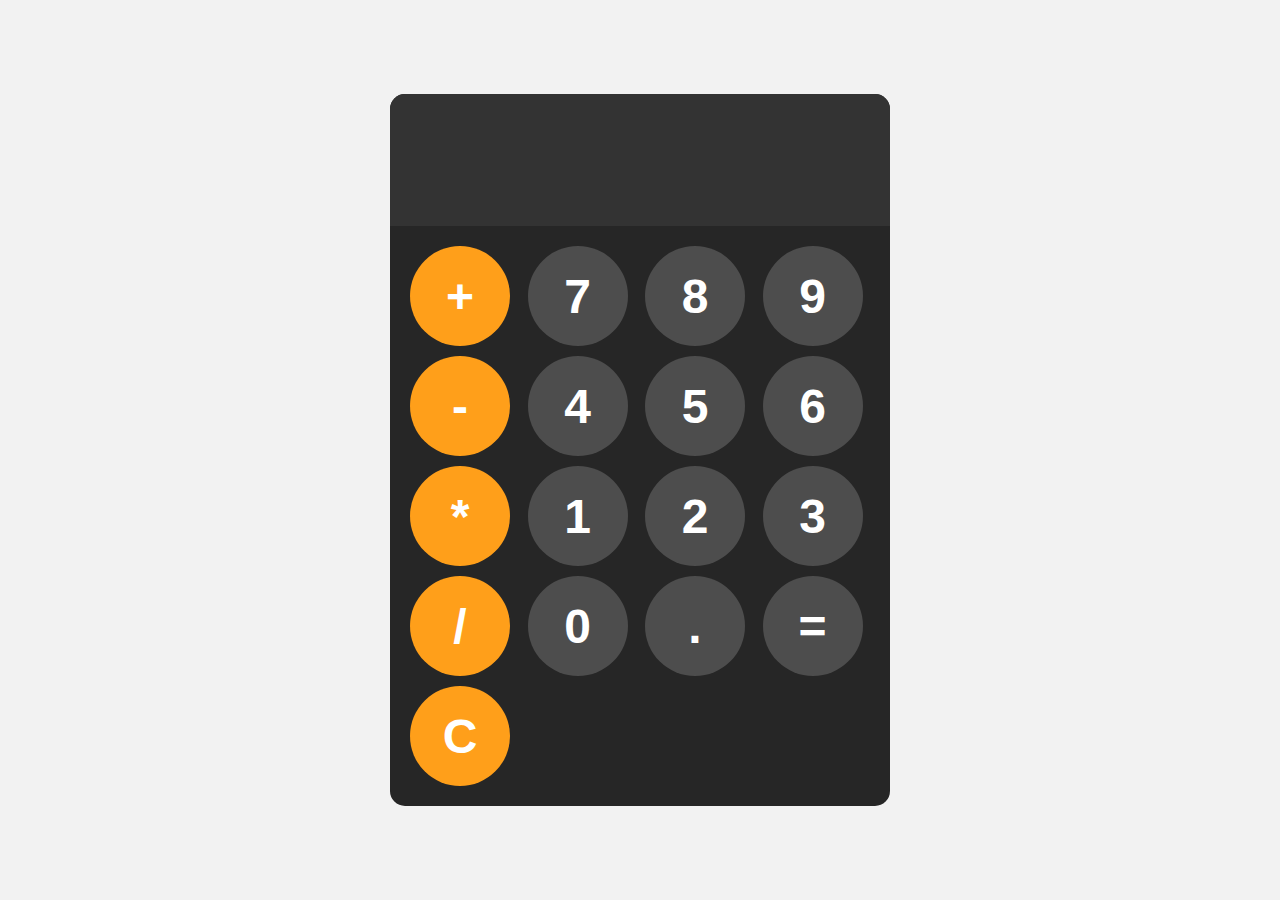
<file: Calculator/index.html>
<!DOCTYPE html>
<html lang="en">
<head>
    <meta charset="UTF-8">
    <meta name="viewport" content="width=device-width, initial-scale=1.0">
    <title>Calculator</title>
    <link rel="stylesheet" href="styles.css">
</head>
<body>
    
    <div id = "calculator">
        <input id = "display" readonly>
        <div id = "keys">
            <button onclick="appendToDisplay('+')" class="operator-btn">+</button>
            <button onclick="appendToDisplay('7')">7</button>
            <button onclick="appendToDisplay('8')">8</button>
            <button onclick="appendToDisplay('9')">9</button>
            <button onclick="appendToDisplay('-')" class="operator-btn">-</button>
            <button onclick="appendToDisplay('4')">4</button>
            <button onclick="appendToDisplay('5')">5</button>
            <button onclick="appendToDisplay('6')">6</button>
            <button onclick="appendToDisplay('*')" class="operator-btn">*</button>
            <button onclick="appendToDisplay('1')">1</button>
            <button onclick="appendToDisplay('2')">2</button>
            <button onclick="appendToDisplay('3')">3</button>
            <button onclick="appendToDisplay('/')" class="operator-btn">/</button>
            <button onclick="appendToDisplay('0')">0</button>
            <button onclick="appendToDisplay('.')">.</button>
            <button onclick="calculate()">=</button>
            <button onclick="clearDisplay()" class="operator-btn">C</button>
        </div>
    </div>



    <script src="index.js"></script>
</body>
</html>
</file>
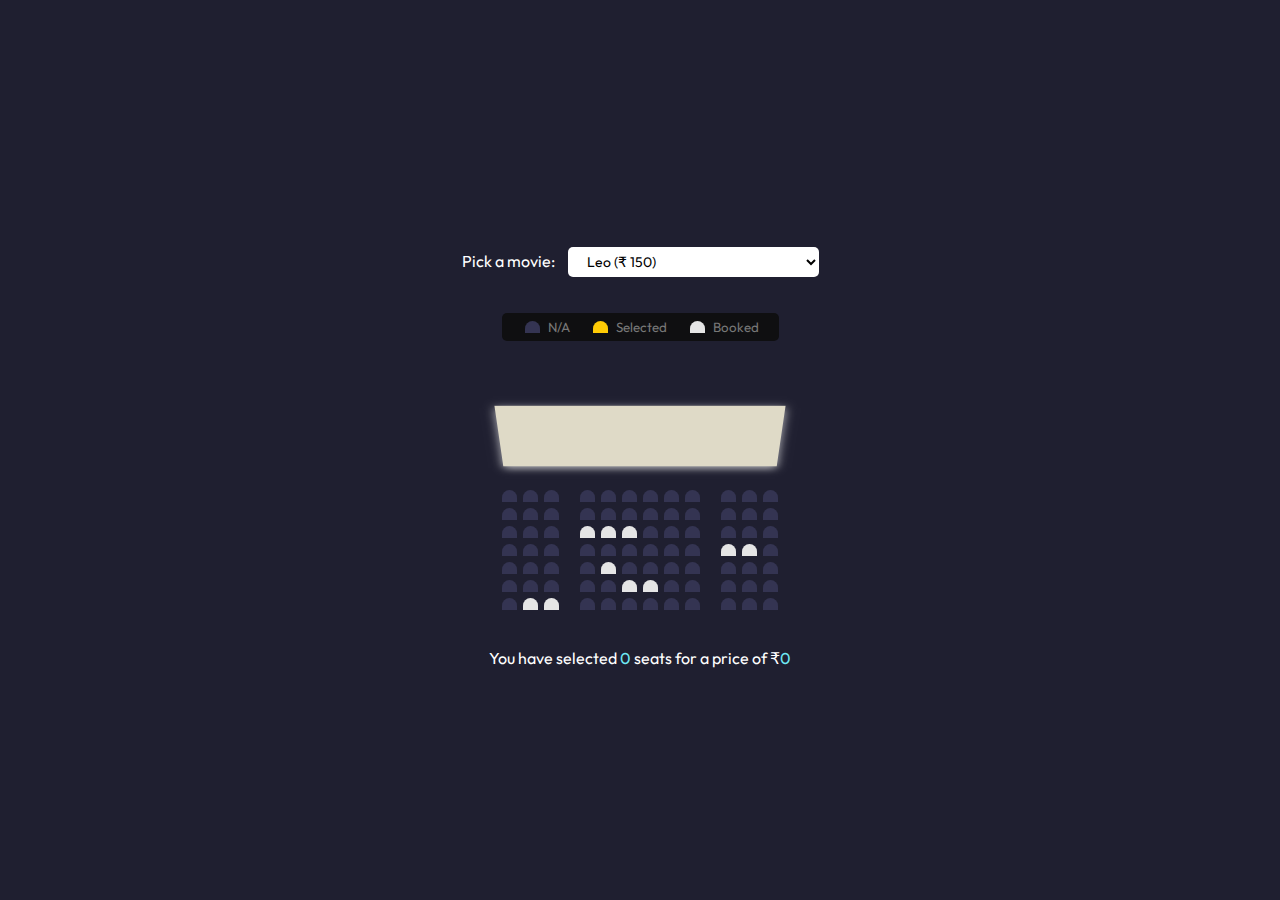
<file: MovieTicketBooking/index.html>
<!DOCTYPE html>
<html lang="en">
<head>
    <meta charset="UTF-8">
    <meta name="viewport" content="width=device-width, initial-scale=1.0">
    <title>Friday Cinemas</title>
    <link rel="stylesheet" href="style.css">
</head>
<body>
    <div class="movie-container">
        <label for="movie">Pick a movie: </label>
        <select name="movie" id="movie">
            <option value="150">Leo (&#8377 150)</option>
            <option value="170">Inception (&#8377 170)</option>
            <option value="180">City of God (&#8377 180)</option>
            <option value="200">Shawshank Redemption (&#8377 200)</option>   
        </select>
    </div>


    <ul class="showcase">
        <li>
            <div class="seat"></div>
            <small>N/A</small>
        </li>
        <li>
            <div class="seat selected"></div>
            <small>Selected</small>
        </li>
        <li>
            <div class="seat occupied"></div>
            <small>Booked</small>
        </li>
    </ul>

    <div class="container">
        <div class="screen"></div>
        <div class="row">
            <div class="seat"></div>
            <div class="seat"></div>
            <div class="seat"></div>
            <div class="seat"></div>
            <div class="seat"></div>
            <div class="seat"></div>
            <div class="seat"></div>
            <div class="seat"></div>
            <div class="seat"></div>
            <div class="seat"></div>
            <div class="seat"></div>
            <div class="seat"></div>
        </div>
        <div class="row">
            <div class="seat"></div>
            <div class="seat"></div>
            <div class="seat"></div>
            <div class="seat"></div>
            <div class="seat"></div>
            <div class="seat"></div>
            <div class="seat"></div>
            <div class="seat"></div>
            <div class="seat"></div>
            <div class="seat"></div>
            <div class="seat"></div>
            <div class="seat"></div>
        </div>
        <div class="row">
            <div class="seat"></div>
            <div class="seat"></div>
            <div class="seat"></div>
            <div class="seat occupied"></div>
            <div class="seat occupied"></div>
            <div class="seat occupied"></div>
            <div class="seat"></div>
            <div class="seat"></div>
            <div class="seat"></div>
            <div class="seat"></div>
            <div class="seat"></div>
            <div class="seat"></div>
        </div>
        <div class="row">
            <div class="seat"></div>
            <div class="seat"></div>
            <div class="seat"></div>
            <div class="seat"></div>
            <div class="seat"></div>
            <div class="seat"></div>
            <div class="seat"></div>
            <div class="seat"></div>
            <div class="seat"></div>
            <div class="seat occupied"></div>
            <div class="seat occupied"></div>
            <div class="seat"></div>
        </div>
        <div class="row">
            <div class="seat"></div>
            <div class="seat"></div>
            <div class="seat"></div>
            <div class="seat"></div>
            <div class="seat occupied"></div>
            <div class="seat"></div>
            <div class="seat"></div>
            <div class="seat"></div>
            <div class="seat"></div>
            <div class="seat"></div>
            <div class="seat"></div>
            <div class="seat"></div>
        </div>
        <div class="row">
            <div class="seat"></div>
            <div class="seat"></div>
            <div class="seat"></div>
            <div class="seat"></div>
            <div class="seat"></div>
            <div class="seat occupied"></div>
            <div class="seat occupied"></div>
            <div class="seat"></div>
            <div class="seat"></div>
            <div class="seat"></div>
            <div class="seat"></div>
            <div class="seat"></div>
        </div>
        <div class="row">
            <div class="seat"></div>
            <div class="seat occupied"></div>
            <div class="seat occupied"></div>
            <div class="seat"></div>
            <div class="seat"></div>
            <div class="seat"></div>
            <div class="seat"></div>
            <div class="seat"></div>
            <div class="seat"></div>
            <div class="seat"></div>
            <div class="seat"></div>
            <div class="seat"></div>
        </div>
    </div>

    <p class="text">
        You have selected <span id= "count">0</span> seats for a price of &#8377<span id= "total">0</span>
    </p>
    
      
    <script src="script.js"></script>
</body>
</html>
</file>
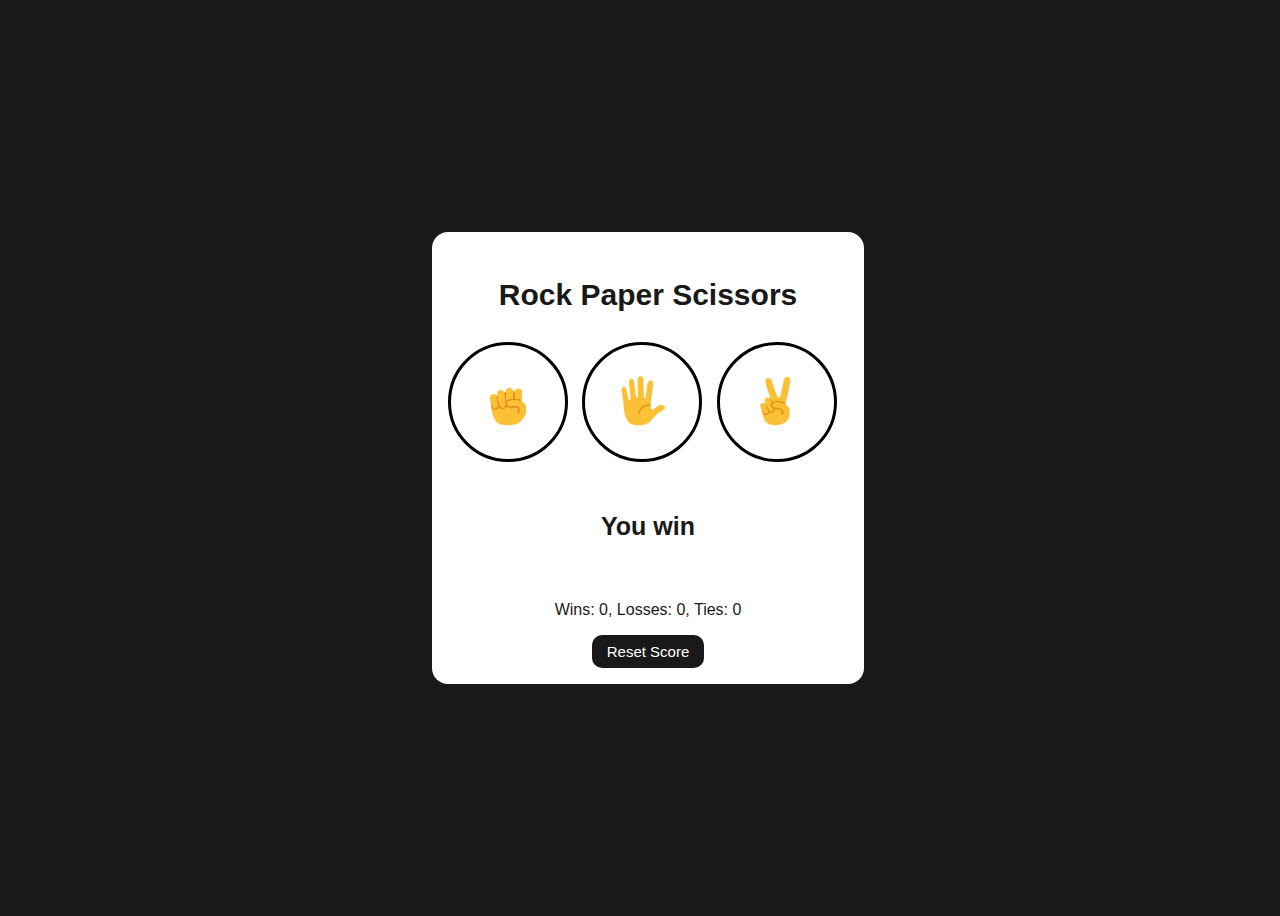
<file: RockPaperScissors/index.html>
<!DOCTYPE html>
<html lang="en">
<head>
    <meta charset="UTF-8">
    <meta name="viewport" content="width=device-width, initial-scale=1.0">
    <title>Rock Paper Scissors</title>
    <link rel="stylesheet" href="styles.css">
</head>
<body>
    <div class="item-container">
        <p class="title">Rock Paper Scissors</p>

        <button onclick="
            playGame('rock');
        " class="move-button">
            <img src="/RockPaperScissors/Images/rock-emoji.png" class="move-icon">
        </button>


        <button onclick="
            playGame('paper');
        " class="move-button">
            <img src="/RockPaperScissors/Images/paper-emoji.png" class="move-icon">
        </button>


        <button onclick="
            playGame('scissors');
        " class="move-button">
            <img src="/RockPaperScissors/Images/scissors-emoji.png" class="move-icon">
        </button>

        <p class="js-result result">You win</p>
        <p class="js-moves"></p>
        <p class="js-score score"></p>

        <div class="reset-container">
            <button onclick="
                score.wins = 0;
                score.losses = 0;
                score.ties = 0;
                localStorage.removeItem('score');
                updateScoreElement();
            " class="reset-score-button">Reset Score</button>
        </div>
        
        <script src="index.js"></script>
        
    </div>
    
</body>
</html>
</file>
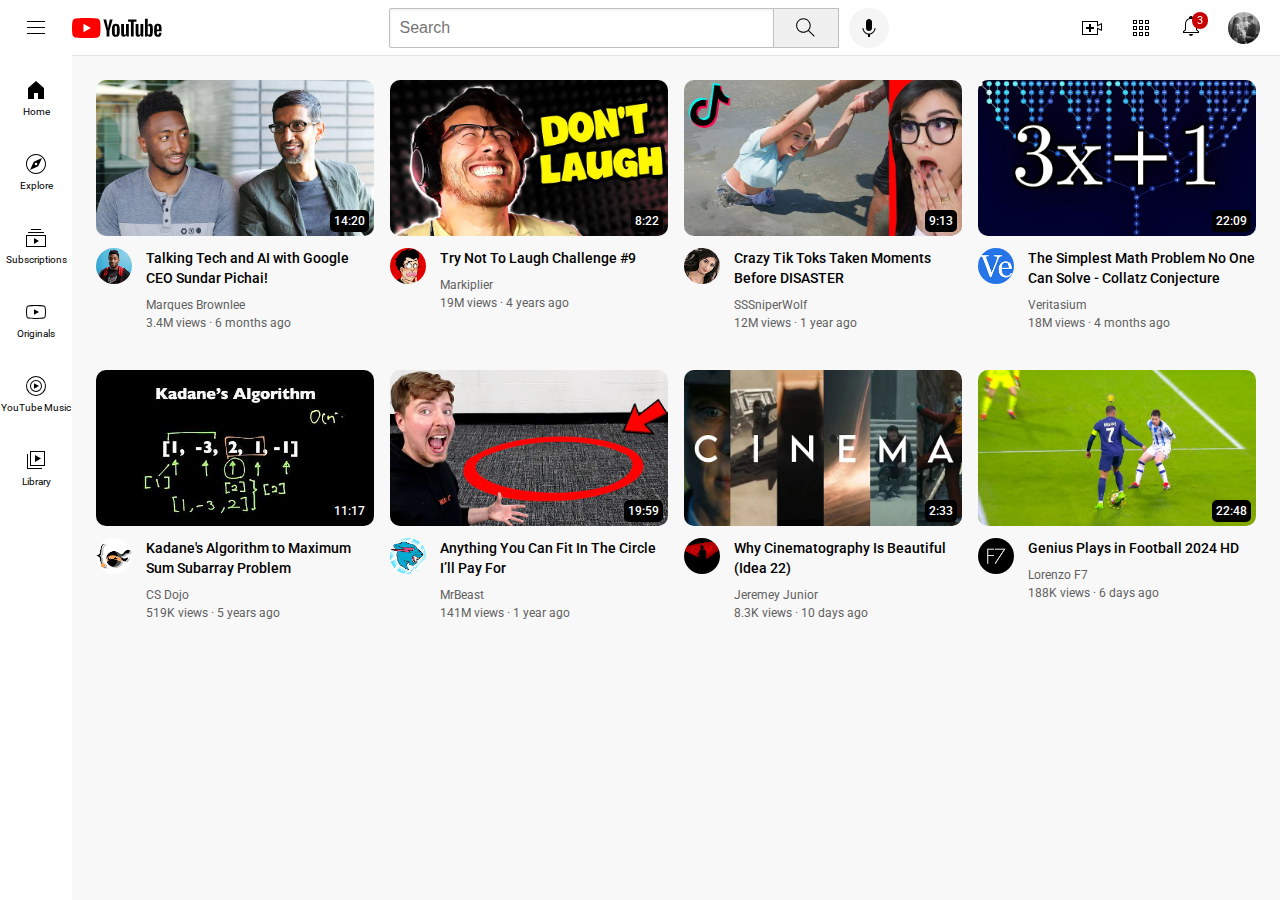
<file: Youtube clone/youtube.html>
<!DOCTYPE html>
<html>
  <head>
    <title>YouTube.com Clone</title>

    <link rel="preconnect" href="https://fonts.googleapis.com">
    <link rel="preconnect" href="https://fonts.gstatic.com" crossorigin>
    <link href="https://fonts.googleapis.com/css2?family=Roboto:wght@400;500;700&display=swap" rel="stylesheet">

    <link rel="stylesheet" href="styles/general.css">
    <link rel="stylesheet" href="styles/header.css">
    <link rel="stylesheet" href="styles/video.css">
    <link rel="stylesheet" href="styles/sidebar.css">
  </head>
  <body>
    <header class="header">
      <div class="left-section">
        <img class="hamburger-menu" src="icons/hamburger-menu.svg">
        <img class="youtube-logo" src="icons/youtube-logo.svg">
      </div>
      <div class="middle-section">
        <input class="search-bar" type="text" placeholder="Search">
        <button class="search-button">
          <img class="search-icon" src="icons/search.svg">
          <div class="tooltip">Search</div>
        </button>
        <!-- Put position absolute inside position relative -->
        <button class="voice-search-button">
          <img class="voice-search-icon" src="icons/voice-search-icon.svg">
          <div class="tooltip">Search with your voice</div>
        </button>
      </div>
      <div class="right-section">
        <div class="upload-icon-container">
          <img class="upload-icon" src="icons/upload.svg">
          <div class="tooltip">Create</div>
        </div>
        <img class="youtube-apps-icon" src="icons/youtube-apps.svg">
        <div class="notifications-icon-container">
          <img class="notifications-icon" src="icons/notifications.svg">
          <div class="notifications-count">3</div>
        </div>
        <img class="current-user-picture" src="channel-pictures/my-channel.jpeg">
      </div>
    </header>

    <nav class="sidebar">
      <div class="sidebar-link">
        <img src="icons/home.svg">
        <div>Home</div>
      </div>
      <div class="sidebar-link">
        <img src="icons/explore.svg">
        <div>Explore</div>
      </div>
      <div class="sidebar-link">
        <img src="icons/subscriptions.svg">
        <div>Subscriptions</div>
      </div>
      <div class="sidebar-link">
        <img src="icons/originals.svg">
        <div>Originals</div>
      </div>
      <div class="sidebar-link">
        <img src="icons/youtube-music.svg">
        <div>YouTube Music</div>
      </div>
      <div class="sidebar-link">
        <img src="icons/library.svg">
        <div>Library</div>
      </div>
    </nav>

    <main>
      <section class="video-grid">

        <div class="video-preview">
          <div class="thumbnail-row">
            <img class="thumbnail" src="thumbnails/thumbnail-1.webp">
            <div class="video-time">14:20</div>
          </div>
          <div class="video-info-grid">
            <div class="channel-picture">
              <img class="profile-picture" src="channel-pictures/channel-1.jpeg">
            </div>
            <div class="video-info">
              <p class="video-title">
                Talking Tech and AI with Google CEO Sundar Pichai!
              </p>
              <p class="video-author">
                Marques Brownlee
              </p>
              <p class="video-stats">
                3.4M views &#183; 6 months ago
              </p>
            </div>
          </div>
        </div>

        <div class="video-preview">
          <div class="thumbnail-row">
            <img class="thumbnail" src="thumbnails/thumbnail-2.webp">
            <div class="video-time">8:22</div>
          </div>
          <div class="video-info-grid">
            <div class="channel-picture">
              <img class="profile-picture" src="channel-pictures/channel-2.jpeg">
            </div>
            <div class="video-info">
              <p class="video-title">
                Try Not To Laugh Challenge #9
              </p>
              <p class="video-author">
                Markiplier
              </p>
              <p class="video-stats">
                19M views &#183; 4 years ago
              </p>
            </div>
          </div>
        </div>

        <div class="video-preview">
          <div class="thumbnail-row">
            <img class="thumbnail" src="thumbnails/thumbnail-3.webp">
            <div class="video-time">9:13</div>
          </div>
          <div class="video-info-grid">
            <div class="channel-picture">
              <img class="profile-picture" src="channel-pictures/channel-3.jpeg">
            </div>
            <div class="video-info">
              <p class="video-title">
                Crazy Tik Toks Taken Moments Before DISASTER
              </p>
              <p class="video-author">
                SSSniperWolf
              </p>
              <p class="video-stats">
                12M views &#183; 1 year ago
              </p>
            </div>
          </div>
        </div>

        <div class="video-preview">
          <div class="thumbnail-row">
            <img class="thumbnail" src="thumbnails/thumbnail-4.webp">
            <div class="video-time">22:09</div>
          </div>
          <div class="video-info-grid">
            <div class="channel-picture">
              <img class="profile-picture" src="channel-pictures/channel-4.jpeg">
            </div>
            <div class="video-info">
              <p class="video-title">
                The Simplest Math Problem No One Can Solve - Collatz Conjecture
              </p>
              <p class="video-author">
                Veritasium
              </p>
              <p class="video-stats">
                18M views &#183; 4 months ago
              </p>
            </div>
          </div>
        </div>

        <div class="video-preview">
          <div class="thumbnail-row">
            <img class="thumbnail" src="thumbnails/thumbnail-5.webp">
            <div class="video-time">11:17</div>
          </div>
          <div class="video-info-grid">
            <div class="channel-picture">
              <img class="profile-picture" src="channel-pictures/channel-5.jpeg">
            </div>
            <div class="video-info">
              <p class="video-title">
                Kadane's Algorithm to Maximum Sum Subarray Problem
              </p>
              <p class="video-author">
                CS Dojo
              </p>
              <p class="video-stats">
                519K views &#183; 5 years ago
              </p>
            </div>
          </div>
        </div>

        <div class="video-preview">
          <div class="thumbnail-row">
            <img class="thumbnail" src="thumbnails/thumbnail-6.webp">
            <div class="video-time">19:59</div>
          </div>
          <div class="video-info-grid">
            <div class="channel-picture">
              <img class="profile-picture" src="channel-pictures/channel-6.jpeg">
            </div>
            <div class="video-info">
              <p class="video-title">
                Anything You Can Fit In The Circle I’ll Pay For
              </p>
              <p class="video-author">
                MrBeast
              </p>
              <p class="video-stats">
                141M views &#183; 1 year ago
              </p>
            </div>
          </div>
        </div>

        <div class="video-preview">
          <div class="thumbnail-row">
            <img class="thumbnail" src="thumbnails/thumbnail-7.webp">
            <div class="video-time">2:33</div>
          </div>
          <div class="video-info-grid">
            <div class="channel-picture">
              <img class="profile-picture" src="channel-pictures/channel-7.jpg">
            </div>
            <div class="video-info">
              <p class="video-title">
                Why Cinematography Is Beautiful (Idea 22)
              </p>
              <p class="video-author">
                Jeremey Junior
              </p>
              <p class="video-stats">
                8.3K views &#183; 10 days ago
              </p>
            </div>
          </div>
        </div>

        <div class="video-preview">
          <div class="thumbnail-row">
            <img class="thumbnail" src="thumbnails/thumbnail-8.webp">
            <div class="video-time">22:48</div>
          </div>
          <div class="video-info-grid">
            <div class="channel-picture">
              <img class="profile-picture" src="channel-pictures/channel-8.jpg">
            </div>
            <div class="video-info">
              <p class="video-title">
                Genius Plays in Football 2024 HD
              </p>
              <p class="video-author">
                Lorenzo F7
              </p>
              <p class="video-stats">
                188K views &#183; 6 days ago
              </p>
            </div>
          </div>
        </div>


      </section>
    </main>
  </body>
</html>
</file>
<file: Calculator/styles.css>
body {
    margin: 0;
    display: flex;
    justify-content: center;
    align-items: center;
    height: 100vh;
    background-color: hsl(0, 0%, 95%);
}


#calculator {
    font-family: Arial, Helvetica, sans-serif;
    background-color: hsl(0, 0%, 15%);
    border-radius: 15px;
    max-width: 500px;
    overflow: hidden;
}

#display {
    width: 100%;
    padding: 20px;
    font-size: 5rem;
    text-align: left;
    border: none;
    background-color: hsl(0, 0%, 20%);
    color: white;
}



#keys {
    display: grid;
    grid-template-columns: repeat(4, 1fr);
    gap: 10px;
    padding: 20px;
}



button {
    width: 100px;
    height: 100px;
    border-radius: 50px;
    border: none;
    background-color: hsl(0, 0%, 30%);
    color: white;
    font-size: 3rem;
    font-weight: bold;
    cursor: pointer;
}

button:hover{
    background-color: hsl(0, 0%, 40%);
}
button:active{
    background-color: hsl(0, 0%, 50%);
}
.operator-btn {
    background-color: hsl(35, 100%, 55%);
}
.operator-btn:hover {
    background-color: hsl(35, 100%, 65%);
}
.operator-btn:active {
    background-color: hsl(35, 100%, 75%);
}
</file>
<file: MovieTicketBooking/style.css>
@import url('https://fonts.googleapis.com/css2?family=Bungee+Inline&family=Bungee+Shade&family=Josefin+Sans:ital,wght@0,400;0,700;1,300&family=Manrope:wght@200;300;400;500;600;700;800&family=Outfit:wght@100..900&display=swap');

* {
    box-sizing: border-box;
}

body {
    background-color:rgb(31, 31, 48);
    font-family: Outfit;
    color: white;
    display: flex;
    flex-direction: column;
    align-items: center;
    justify-content: center;
    height: 100vh;
    margin: 0;
}


.movie-container {
    margin: 20px 0;
}


.movie-container select {
    background-color: #ffffff;
    border: 0;
    border-radius: 5px;
    font-size: 14px;
    font-family: Outfit;
    margin-left: 10px;
    padding: 5px 15px;
}


.showcase {
    display: flex;
    justify-content: space-between;
    list-style-type: none;
    background-color: rgb(15, 15, 17);
    border-radius: 5px;
    padding: 5px 10px;
    color: #777;
}

.showcase li {
    display: flex;
    align-items: center;
    justify-content: center;
    margin: 0 10px;
    
}

.showcase li small {
    margin-left: 5px;
}


.screen {
    background-color: #dfdac7;
    height: 80px;
    width: 100%;
    margin: 10px 0;
    transform: rotateX(-45deg);
    box-shadow: 0 3px 10px rgba(255, 255, 255, 0.7);
}

.row {
    display: flex;
    
} 

.seat {
    background-color: #343452;
    height: 12px;
    width: 15px;
    margin: 3px;
    border-top-left-radius: 10px;
    border-top-right-radius: 10px;
}

.seat.occupied {
    background-color: #e5e5e5;
}

.seat.selected {
    background-color: #ffcb05;
}
  
.seat:nth-of-type(3) {
    margin-right: 18px;
}
  
.seat:nth-last-of-type(3) {
    margin-left: 18px;
}
  
.seat:not(.occupied):hover {
    cursor: pointer;
    transform: scale(1.2);
}

.showcase .seat:not(.occupied):hover {
    cursor: default;
    transform: scale(1);
}

.container {
    perspective: 900px;
    margin-top: 30px;
    margin-bottom: 30px;
}

p.text {
    margin: 5px 0;
}
  
p.text span {
    color: #6feaf6;
}
</file>
<file: RockPaperScissors/styles.css>
body {
    background-color: rgb(25, 25, 25);
    color: rgb(25, 25, 25);
    font-family: Arial;
    display: flex;
    justify-content: center;
    align-items: center;
    width: 100%;
    height: 100vh;
}

.item-container {
    background-color: #ffffff;
    width: 25rem;
    margin: 1rem;
    padding: 1rem;
    border-radius: 1rem;
}

.title {
    font-size: 30px;
    font-weight: bold;
    display: flex;
    justify-content: center;
}

.move-icon {
    height: 50px;
}

.move-button {
    background-color: transparent;
    border: 3px solid rgb(0, 0, 0);
    width: 120px;
    height: 120px;
    border-radius: 60px;
    margin-right: 10px;
    cursor: pointer;
    
}

.result {
    font-size: 25px;
    font-weight: bold;
    margin-top: 50px;
    display: flex;
    justify-content: center;
}

.score {
    margin-top: 60px;
    display: flex;
    justify-content: center;
}

.reset-score-button {
    background-color: rgb(25, 25, 25);
    border: none;
    color: white;
    font-size: 15px;
    padding: 8px 15px;
    border-radius: 10px;
    cursor: pointer;
}

.reset-container {
    display: flex;
    justify-content: center;
}
</file>
<file: Youtube clone/styles/general.css>
p {
  margin-top: 0;
  margin-bottom: 0;
}

body {
  /* This style below will be inherited */
  font-family: Roboto, Arial;
  margin: 0;
  padding-top: 80px;
  padding-left: 96px;
  padding-right: 24px;
  background-color: rgb(248, 248, 248);
}
</file>
<file: Youtube clone/styles/header.css>
.header {
  height: 55px;

  display: flex;
  flex-direction: row;
  justify-content: space-between;

  position: fixed;
  top: 0;
  left: 0;
  right: 0;
  z-index: 100;

  background-color: white;
  border-bottom-width: 1px;
  border-bottom-style: solid;
  border-bottom-color: rgb(228, 228, 228);
}

.left-section {
  display: flex;
  align-items: center;
}

.hamburger-menu {
  height: 24px;
  margin-left: 24px;
  margin-right: 24px;
}

.youtube-logo {
  height: 20px;
}

.middle-section {
  flex: 1;
  margin-left: 70px;
  margin-right: 35px;
  max-width: 500px;
  display: flex;
  align-items: center;
}

.search-bar {
  flex: 1;
  height: 36px;
  padding-left: 10px;
  font-size: 16px;
  border: 1px solid rgb(192, 192, 192);
  border-radius: 2px;
  box-shadow: inset 1px 2px 3px rgba(0, 0, 0, 0.05);
  width: 0;
}

.search-bar::placeholder {
  font-size: 16px;
}

.search-button {
  height: 40px;
  width: 66px;
  background-color: rgb(240, 240, 240);
  border-width: 1px;
  border-style: solid;
  border-color: rgb(192, 192, 192);
  margin-left: -1px;
  margin-right: 10px;
}

.search-button,
.voice-search-button,
.upload-icon-container {
  display: flex;
  justify-content: center;
  align-items: center;
  position: relative;
}

.search-button .tooltip,
.voice-search-button .tooltip,
.upload-icon-container .tooltip {
  position: absolute;
  background-color: gray;
  color: white;
  padding-top: 4px;
  padding-bottom: 4px;
  padding-left: 8px;
  padding-right: 8px;
  border-radius: 2px;
  font-size: 12px;
  bottom: -30px;
  opacity: 0;
  transition: opacity 0.15s;
  pointer-events: none;
  white-space: nowrap;
}

.search-button:hover .tooltip,
.voice-search-button:hover .tooltip,
.upload-icon-container:hover .tooltip {
  opacity: 1;
}

.search-icon {
  height: 25px;
}

.voice-search-button {
  height: 40px;
  width: 40px;
  border-radius: 20px;
  border: none;
  background-color: rgb(245, 245, 245);
}

.voice-search-icon {
  height: 24px;
}

.right-section {
  width: 180px;
  margin-right: 20px;
  display: flex;
  align-items: center;
  justify-content: space-between;
  flex-shrink: 0;
}

.upload-icon {
  height: 24px;
}

.youtube-apps-icon {
  height: 24px;
}

.notifications-icon {
  height: 24px;
}

.notifications-icon-container {
  position: relative;
}

.notifications-count {
  position: absolute;
  top: -2px;
  right: -5px;
  background-color: rgb(200, 0, 0);
  color: white;
  font-size: 11px;
  padding-left: 5px;
  padding-right: 5px;
  padding-top: 2px;
  padding-bottom: 2px;
  border-radius: 10px;
}

.current-user-picture {
  height: 32px;
  border-radius: 16px;
}
</file>
<file: Youtube clone/styles/video.css>
.thumbnail {
  width: 100%;
  border-radius: 10px;
}

.video-title {
  margin-top: 0;
  font-size: 14px;
  font-weight: 500;
  line-height: 20px;
  margin-bottom: 10px;
}

.video-info-grid {
  display: grid;
  grid-template-columns: 50px 1fr;
}

.profile-picture {
  width: 36px;
  border-radius: 50px;
}

.thumbnail-row {
  margin-bottom: 8px;
  position: relative;
}

.video-author,
.video-stats {
  font-size: 12px;
  color: rgb(96, 96, 96);
}

.video-author {
  margin-bottom: 4px;
}

.video-grid {
  display: grid;
  grid-template-columns: 1fr 1fr 1fr;
  column-gap: 16px;
  row-gap: 40px;
}

@media (max-width: 750px) {
  .video-grid {
    grid-template-columns: 1fr 1fr;
  }
}

@media (min-width: 751px) and (max-width: 999px) {
  .video-grid {
    grid-template-columns: 1fr 1fr 1fr;
  }
}

@media (min-width: 1000px) {
  .video-grid {
    grid-template-columns: 1fr 1fr 1fr 1fr;
  }
}

.video-time {
  font-size: 12px;
  font-weight: 500;
  padding: 4px;
  border-radius: 5px;
  background-color: black;
  color: white;
  position: absolute;
  bottom: 8px;
  right: 5px;
}
</file>
<file: Youtube clone/styles/sidebar.css>
.sidebar {
  position: fixed;
  left: 0;
  bottom: 0;
  top: 55px;
  background-color: white;
  width: 72px;
  z-index: 200;
  padding-top: 5px;
}

.sidebar-link {
  height: 74px;
  display: flex;
  justify-content: center;
  align-items: center;
  flex-direction: column;
  cursor: pointer;
}

.sidebar-link:hover {
  background-color: rgb(235, 235, 235);
}

.sidebar-link img {
  height: 24px;
  margin-bottom: 4px;
}

.sidebar-link div {
  font-size: 10px;
}
</file>
